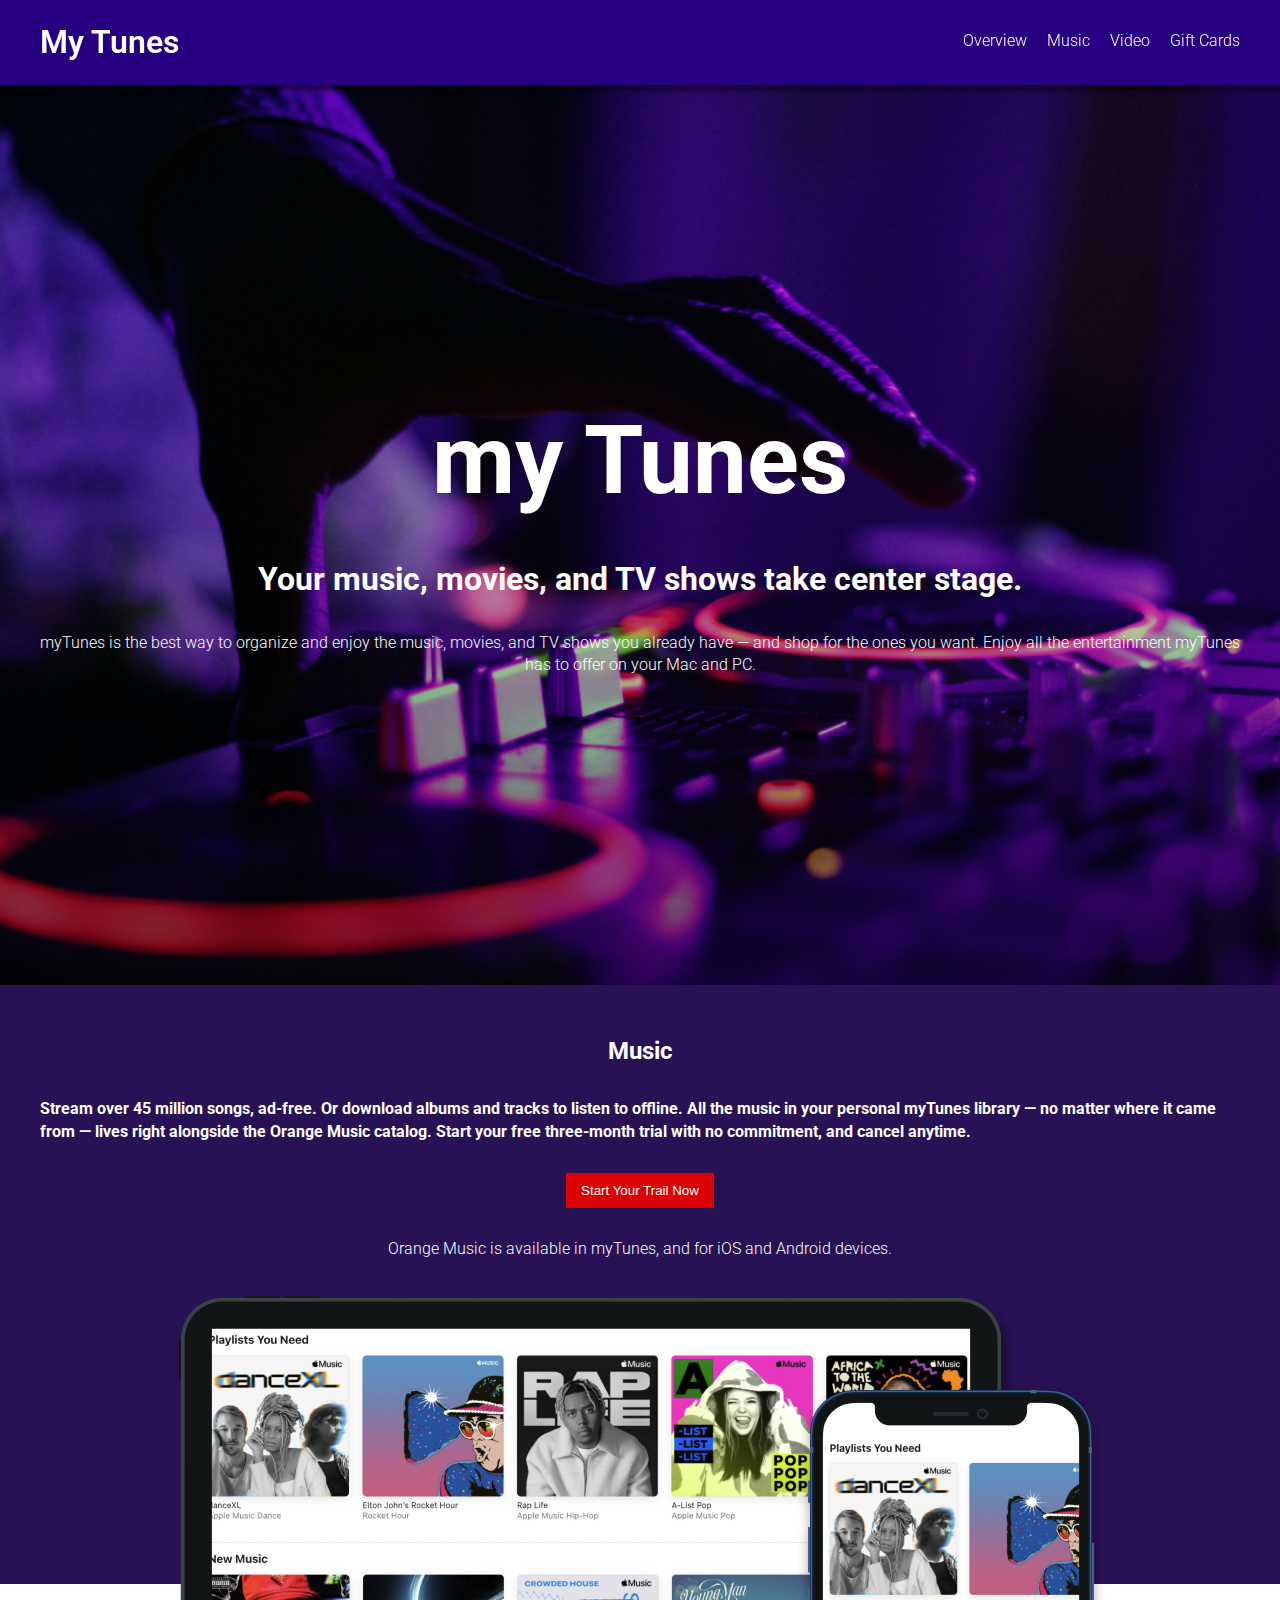
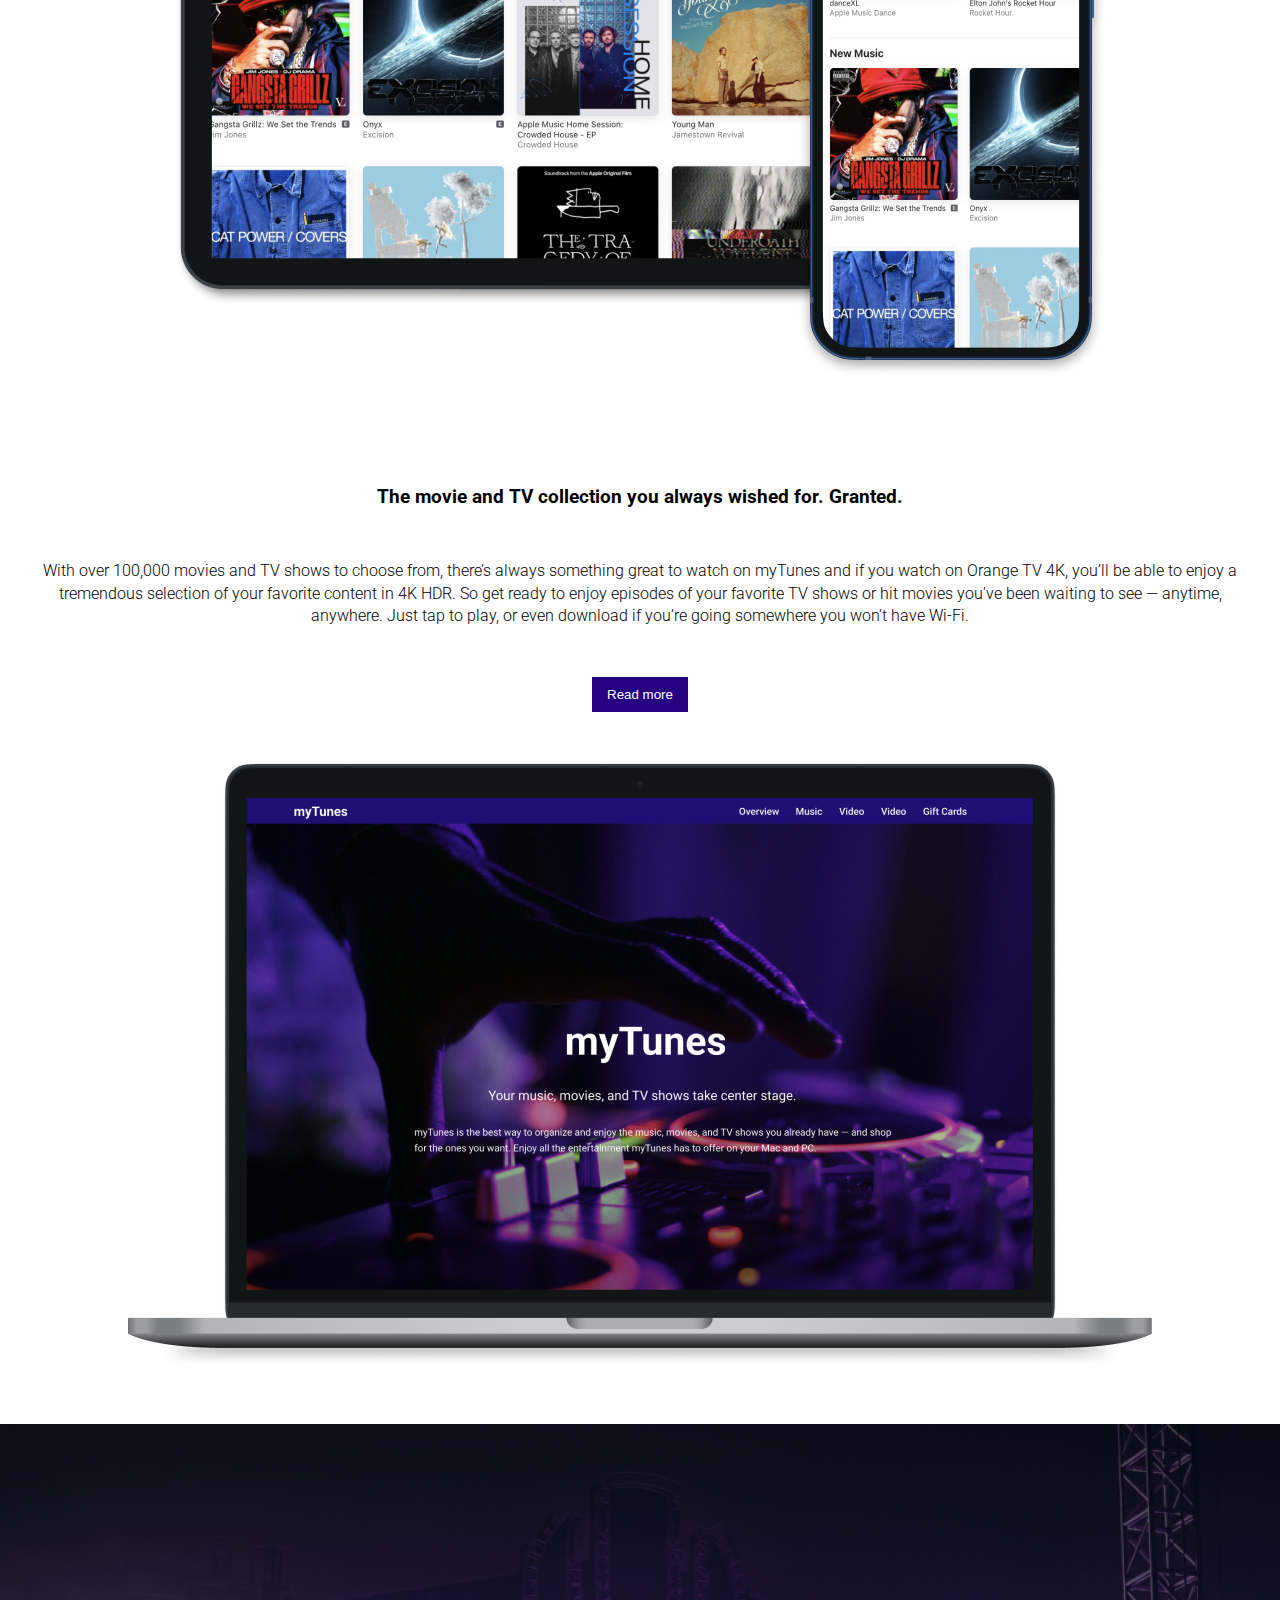
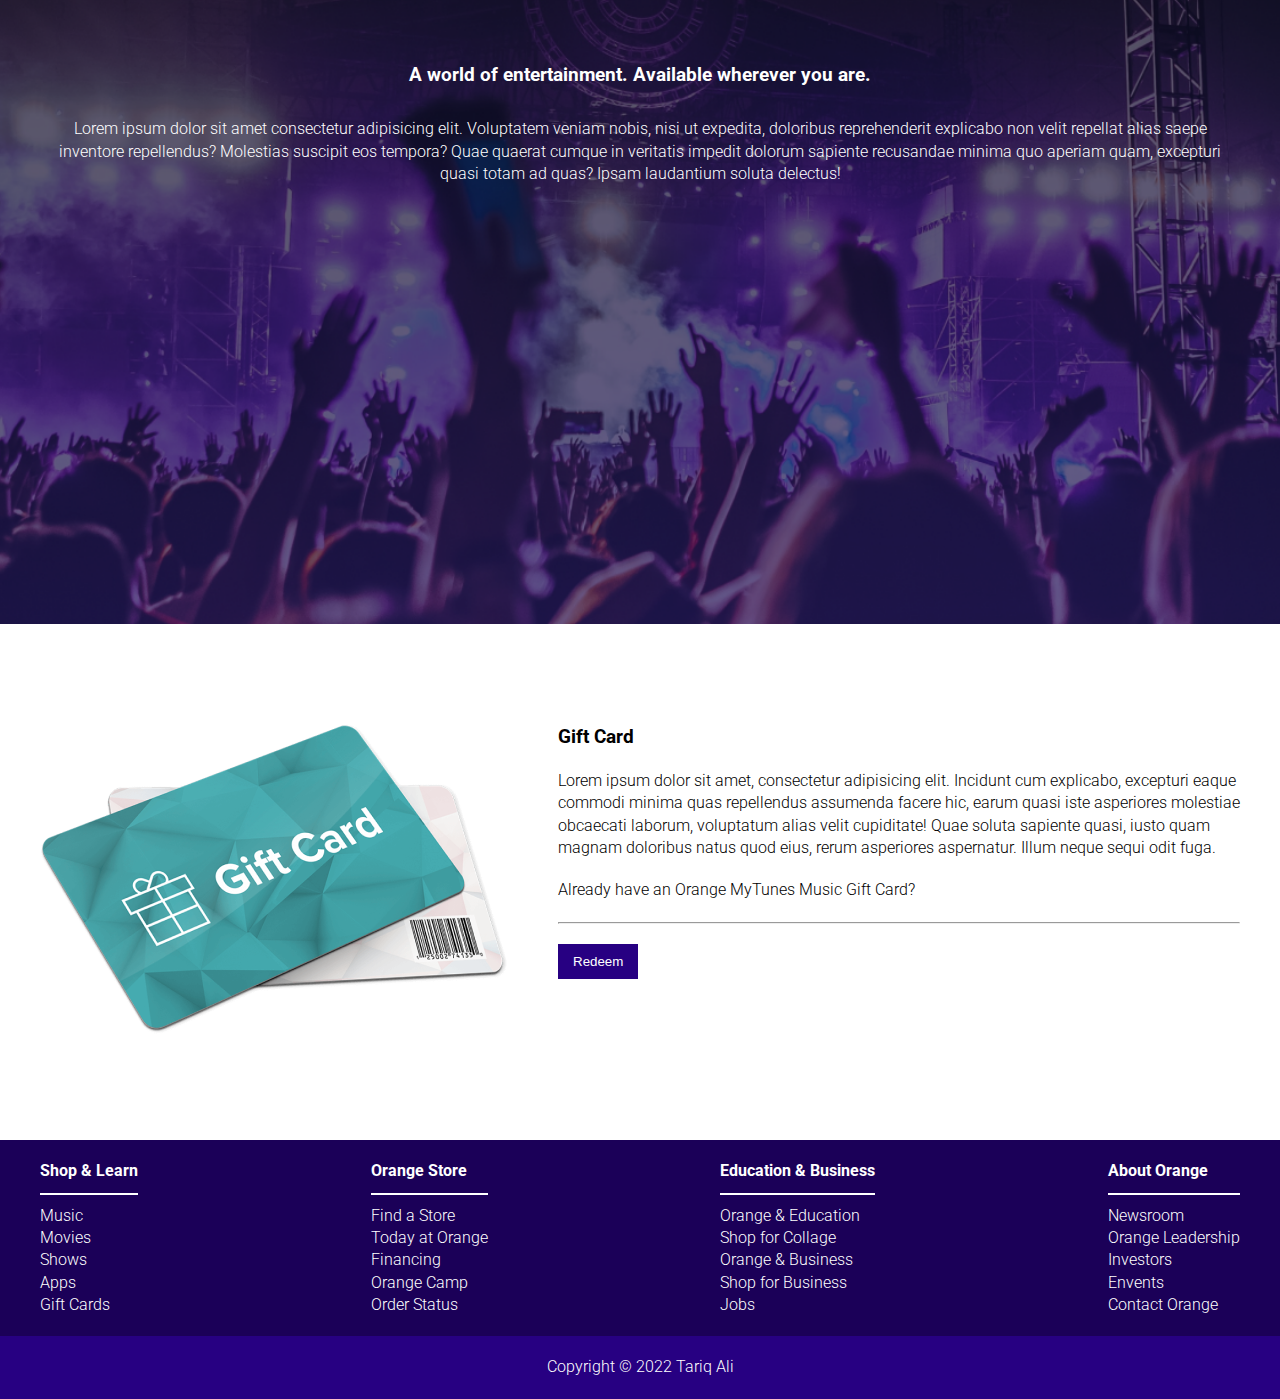
<file: project 5/index.html>
<!DOCTYPE html>
<html lang="en">

<head>
    <meta charset="UTF-8">
    <meta name="viewport" content="width=device-width, initial-scale=1.0">
    <title>My tunes Website</title>
    <link rel="stylesheet" href="style.css">
    <link rel="shortcut icon" href="fav.png" type="image/x-icon">
</head>

<body>
    <header>
        <nav class="container">
            <div class="logo">My Tunes</div>
            <ul>
                <a href="#hero">
                    <li>Overview</li>
                </a>
                <a href="#music">
                    <li>Music</li>
                </a>
                <a href="#video">
                    <li>Video</li>
                </a>
                <a href="#gift">
                    <li>Gift Cards</li>
                </a>
            </ul>
        </nav>
    </header>
    <main>
        <section class="hero-section" id="hero">
            <div class="container">
                <h1>my Tunes</h1>
                <h3>Your music, movies, and TV shows take center stage.</h3>
                <p>
                    myTunes is the best way to organize and enjoy the music, movies, and
                    TV shows you already have — and shop for the ones you want. Enjoy
                    all the entertainment myTunes has to offer on your Mac and PC.
                </p>
            </div>
        </section>
        <section class="music-section" id="music">
            <div class="container">
                <h2>
                    <span><i class="fa fa-music"></i></span>
                    Music
                </h2>
                <h4>
                    Stream over 45 million songs, ad-free. Or download albums and tracks
                    to listen to offline. All the music in your personal myTunes library
                    — no matter where it came from — lives right alongside the Orange
                    Music catalog. Start your free three-month trial with no commitment,
                    and cancel anytime.
                </h4>
                <button class="primary-btn">Start Your Trail Now</button>

                <p>
                    Orange Music is available in myTunes, and for iOS and Android
                    devices.
                </p>
                <div class="ipad-iphone-img">
                    <img src="image2.png" alt="iphone ipad" />
                </div>
            </div>
        </section>
        <section class="about-music container">
            <h3>The movie and TV collection you always wished for. Granted.</h3>
            <p>
                With over 100,000 movies and TV shows to choose from, there’s always
                something great to watch on myTunes and if you watch on Orange TV 4K,
                you’ll be able to enjoy a tremendous selection of your favorite
                content in 4K HDR. So get ready to enjoy episodes of your favorite TV
                shows or hit movies you’ve been waiting to see — anytime, anywhere.
                Just tap to play, or even download if you’re going somewhere you won’t
                have Wi-Fi.
            </p>
            <button class="secondary-btn">Read more</button>
            <div class="mac-img">
                <img src="image3.png" alt="macbook" />
            </div>
        </section>
        <section class="video-section" id="video">
            <div class="container">
                <h3>A world of entertainment. Available wherever you are.</h3>
                <p>
                    Lorem ipsum dolor sit amet consectetur adipisicing elit. Voluptatem
                    veniam nobis, nisi ut expedita, doloribus reprehenderit explicabo
                    non velit repellat alias saepe inventore repellendus? Molestias
                    suscipit eos tempora? Quae quaerat cumque in veritatis impedit
                    dolorum sapiente recusandae minima quo aperiam quam, excepturi quasi
                    totam ad quas? Ipsam laudantium soluta delectus!
                </p>
            </div>
        </section>
        <div class="container">
            <section class="gift-section" id="gift">
                <div class="gift-card">
                    <img src="image5.png" alt="gift card" />
                </div>
                <div class="gift-content">
                    <h3>Gift Card</h3>
                    <p>
                        Lorem ipsum dolor sit amet, consectetur adipisicing elit. Incidunt
                        cum explicabo, excepturi eaque commodi minima quas repellendus
                        assumenda facere hic, earum quasi iste asperiores molestiae
                        obcaecati laborum, voluptatum alias velit cupiditate! Quae soluta
                        sapiente quasi, iusto quam magnam doloribus natus quod eius, rerum
                        asperiores aspernatur. Illum neque sequi odit fuga.
                    </p>
                    <p>Already have an Orange MyTunes Music Gift Card?</p>
                    <hr />
                    <div>
                        <button class="secondary-btn">Redeem</button>
                    </div>
                </div>
            </section>
        </div>
    </main>
    <footer>
        <section class="footer-upper">
            <div class="container">
                <div class="footer-links">
                    <h4>Shop & Learn</h4>
                    <ul>
                        <li>Music</li>
                        <li>Movies</li>
                        <li>Shows</li>
                        <li>Apps</li>
                        <li>Gift Cards</li>
                    </ul>
                </div>
                <div class="footer-links">
                    <h4>Orange Store</h4>
                    <ul>
                        <li>Find a Store</li>
                        <li>Today at Orange</li>
                        <li>Financing</li>
                        <li>Orange Camp</li>
                        <li>Order Status</li>
                    </ul>
                </div>
                <div class="footer-links">
                    <h4>Education & Business</h4>
                    <ul>
                        <li>Orange & Education</li>
                        <li>Shop for Collage</li>
                        <li>Orange & Business</li>
                        <li>Shop for Business</li>
                        <li>Jobs</li>
                    </ul>
                </div>
                <div class="footer-links">
                    <h4>About Orange</h4>
                    <ul>
                        <li>Newsroom</li>
                        <li>Orange Leadership</li>
                        <li>Investors</li>
                        <li>Envents</li>
                        <li>Contact Orange</li>
                    </ul>
                </div>
            </div>
        </section>
        <section class="footer-lower">
            <p>Copyright © 2022 Tariq Ali</p>     
        </section>
    </footer>
</body>
</html>
</file>
<file: project 5/style.css>
@import url("https://fonts.googleapis.com/css2?family=Roboto:ital,wght@0,100;0,300;0,500;0,700;0,900;1,100;1,300;1,400;1,500;1,700;1,900&display=swap");
:root {
  --purple500: #281154;
  --purple300: #270082;
  --purple600: #1b0058;
  --red600: #dc0000;
  --body: #f9f6ff;
  --max-width: 1200px;
}
* {
  margin: 0;
  padding: 0;
  box-sizing: border-box;
}

html,
body {
  font-family: "Roboto", sans-serif;
  font-weight: 300;
  line-height: 1.4;
  scroll-behavior: smooth;
}

section {
  scroll-margin: 50px;
}
ul {
  list-style: none;
}
a {
  text-decoration: none;
  color: white;
}
.container {
  max-width: 1200px;
  margin: 0 auto;
}
header {
  background-color: var(--purple300);
  position: sticky;
  top: 0;
  z-index: 100;
  box-shadow: 5px 5px 5px rgba(0, 0, 0, 0.5);
}
nav {
  display: flex;
  justify-content: space-between;
  align-items: center;
  color: white;
  padding: 20px 0;
}
.logo {
  font-size: 32px;
  font-weight: 600;
}

button {
  padding: 10px 15px;
  border: none;
  transition: 0.2s ease-in-out;
}
button:hover {
  transition: 0.2s ease-in-out;
  opacity: 0.8;
}
nav ul {
  display: flex;
  gap: 20px;
}

nav ul li {
  border-bottom: 2px solid transparent;
  transition: 0.2s ease-in;
}
nav ul li:hover {
  border-bottom: 2px solid white;
  transition: 0.2s ease-in;
}
.hero-section {
  background-image: url(image1.png);
  height: 100vh;
  display: grid;
  color: white;
  place-items: center;
  text-align: center;
}

.hero-section .container {
  display: flex;
  flex-direction: column;
  gap: 30px;
}
.hero-section h1 {
  font-size: 96px;
}
.hero-section h3 {
  font-size: 32px;
}

.music-section {
  padding-top: 50px;
  background: var(--purple500);
}
.music-section .container {
  display: flex;
  flex-direction: column;
  gap: 30px;
  justify-content: center;
  align-items: center;
  color: white;
}

.ipad-iphone-img {
  margin-top: -400px;
  position: relative;
  top: 400px;
}
.primary-btn {
  background-color: var(--red600);
  color: white;
}
.secondary-btn {
  background-color: var(--purple300);
  color: white;
}

.about-music {
  padding-top: 500px;
  display: grid;
  place-items: center;
  gap: 50px;
  text-align: center;
  margin-bottom: 50px;
}

.video-section {
  background-image: url(image4.png);
  min-height: 800px;
  display: grid;
  place-items: center;
  color: white;
  text-align: center;
}
.video-section .container {
  display: flex;
  flex-direction: column;
  gap: 30px;
  margin-top: -200px;
}
.hero-section,
.video-section {
  position: relative;
  background-position: center;
  background-size: cover;
  background-repeat: no-repeat;
}

.gift-section {
  display: flex;
  justify-content: center;
  margin: 100px 0;
  gap: 50px;
}

.gift-content {
  display: flex;
  flex-direction: column;
  gap: 20px;
}

.footer-upper {
  background-color: var(--purple600);
  padding: 20px;
}
.footer-upper .container {
  display: flex;
  color: white;
  justify-content: space-between;
}

.footer-upper h4 {
  padding-bottom: 10px;
  border-bottom: 2px solid white;
  margin-bottom: 10px;
}
.footer-lower {
  background-color: var(--purple300);
  padding: 20px;
  display: flex;
  justify-content: center;
  color: white;
}

.gift-section {
  scroll-margin: 120px;
}
</file>
